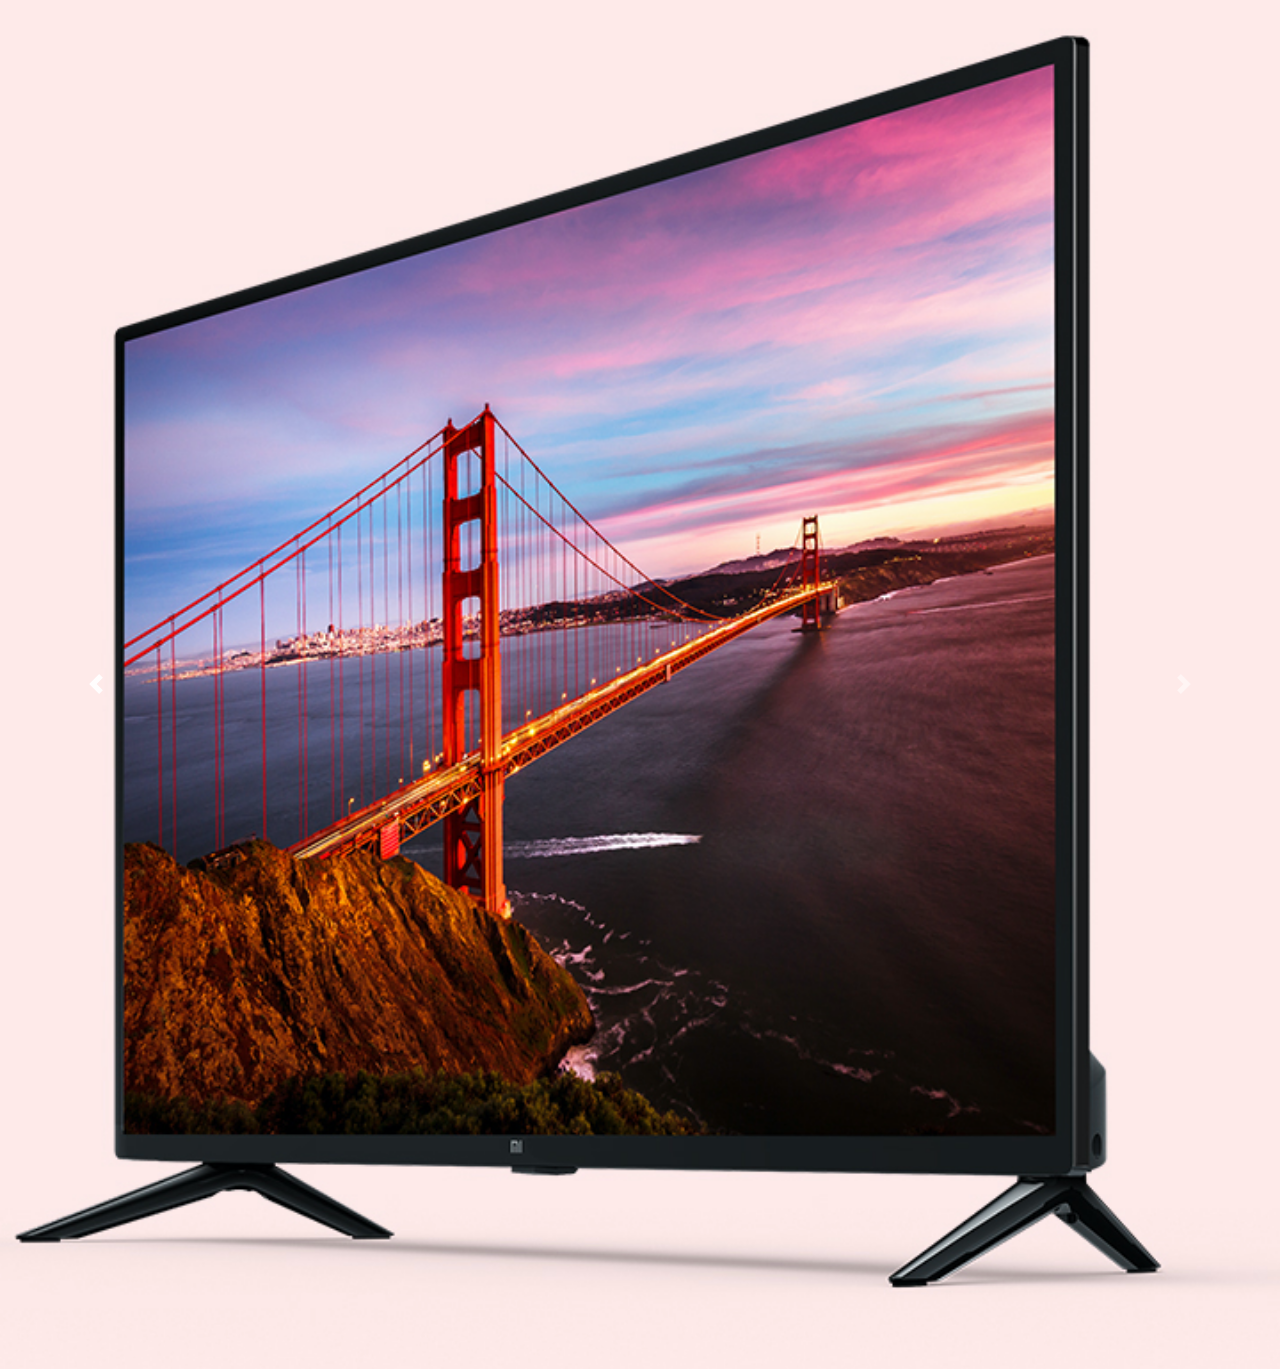
<file: p.html>
<!DOCTYPE html>
<html lang="en">
<head>
  <meta charset="UTF-8">
  <meta name="viewport" content="width=device-width, initial-scale=1.0">
  <link href="https://maxcdn.bootstrapcdn.com/bootstrap/4.5.2/css/bootstrap.min.css" rel="stylesheet">
  <title>Bootstrap Carousel with Custom Time</title>
</head>
<body>

<div id="myCarousel" class="carousel slide" data-ride="carousel" data-interval="3000">
  <div class="carousel-inner">
    <div class="carousel-item active">
      <img src="Background'/tv.png" class="d-block w-100" alt="Image 1">
    </div>
    <div class="carousel-item">
      <img src="Background'/headphone.png" class="d-block w-100" alt="Image 2">
    </div>
    <div class="carousel-item">
      <img src="Background'/xbox.png" class="d-block w-100" alt="Image 3">
    </div>
  </div>
  <a class="carousel-control-prev" href="#myCarousel" role="button" data-slide="prev">
    <span class="carousel-control-prev-icon" aria-hidden="true"></span>
    <span class="sr-only">Previous</span>
  </a>
  <a class="carousel-control-next" href="#myCarousel" role="button" data-slide="next">
    <span class="carousel-control-next-icon" aria-hidden="true"></span>
    <span class="sr-only">Next</span>
  </a>
</div>

<script src="https://code.jquery.com/jquery-3.5.1.slim.min.js"></script>
<script src="https://cdn.jsdelivr.net/npm/@popperjs/core@2.0.8/dist/umd/popper.min.js"></script>
<script src="https://cdn.jsdelivr.net/npm/bootstrap@4.5.2/dist/js/bootstrap.min.js"></script>

</body>
</html>
</file>
